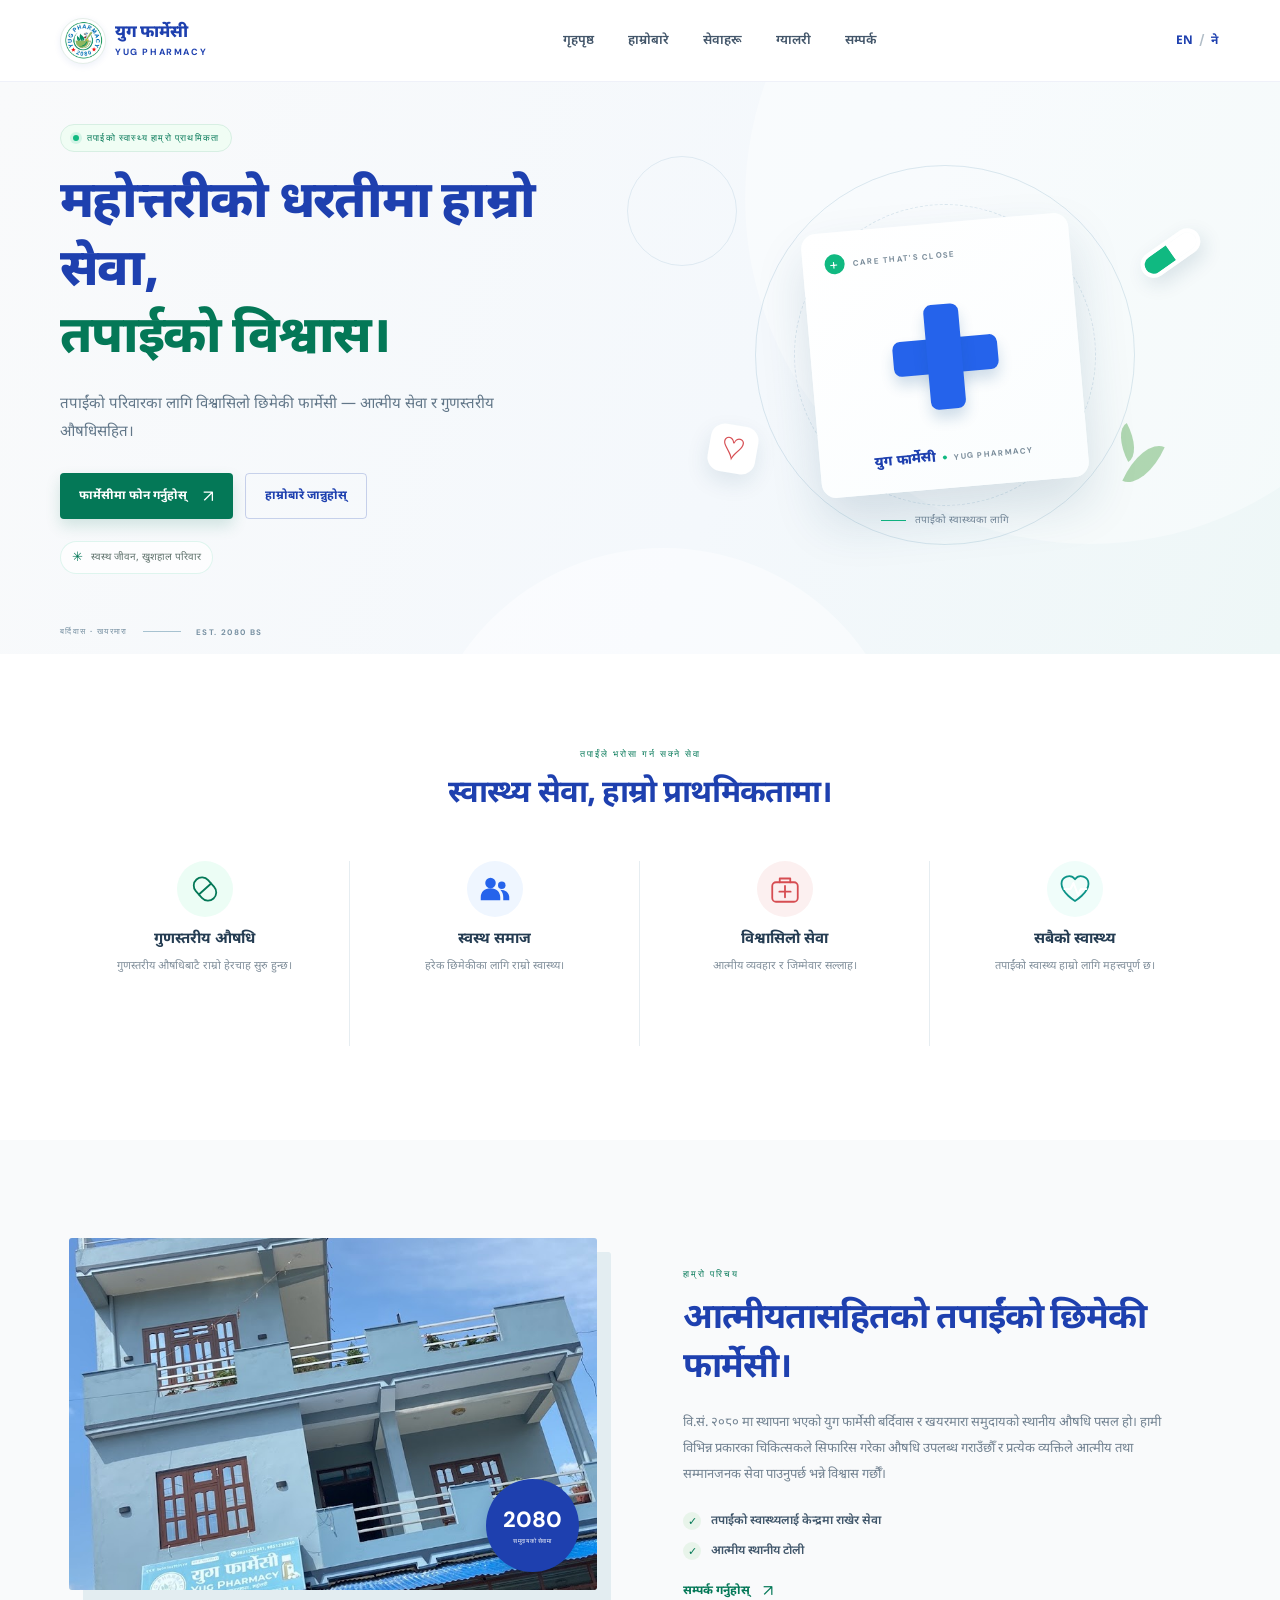
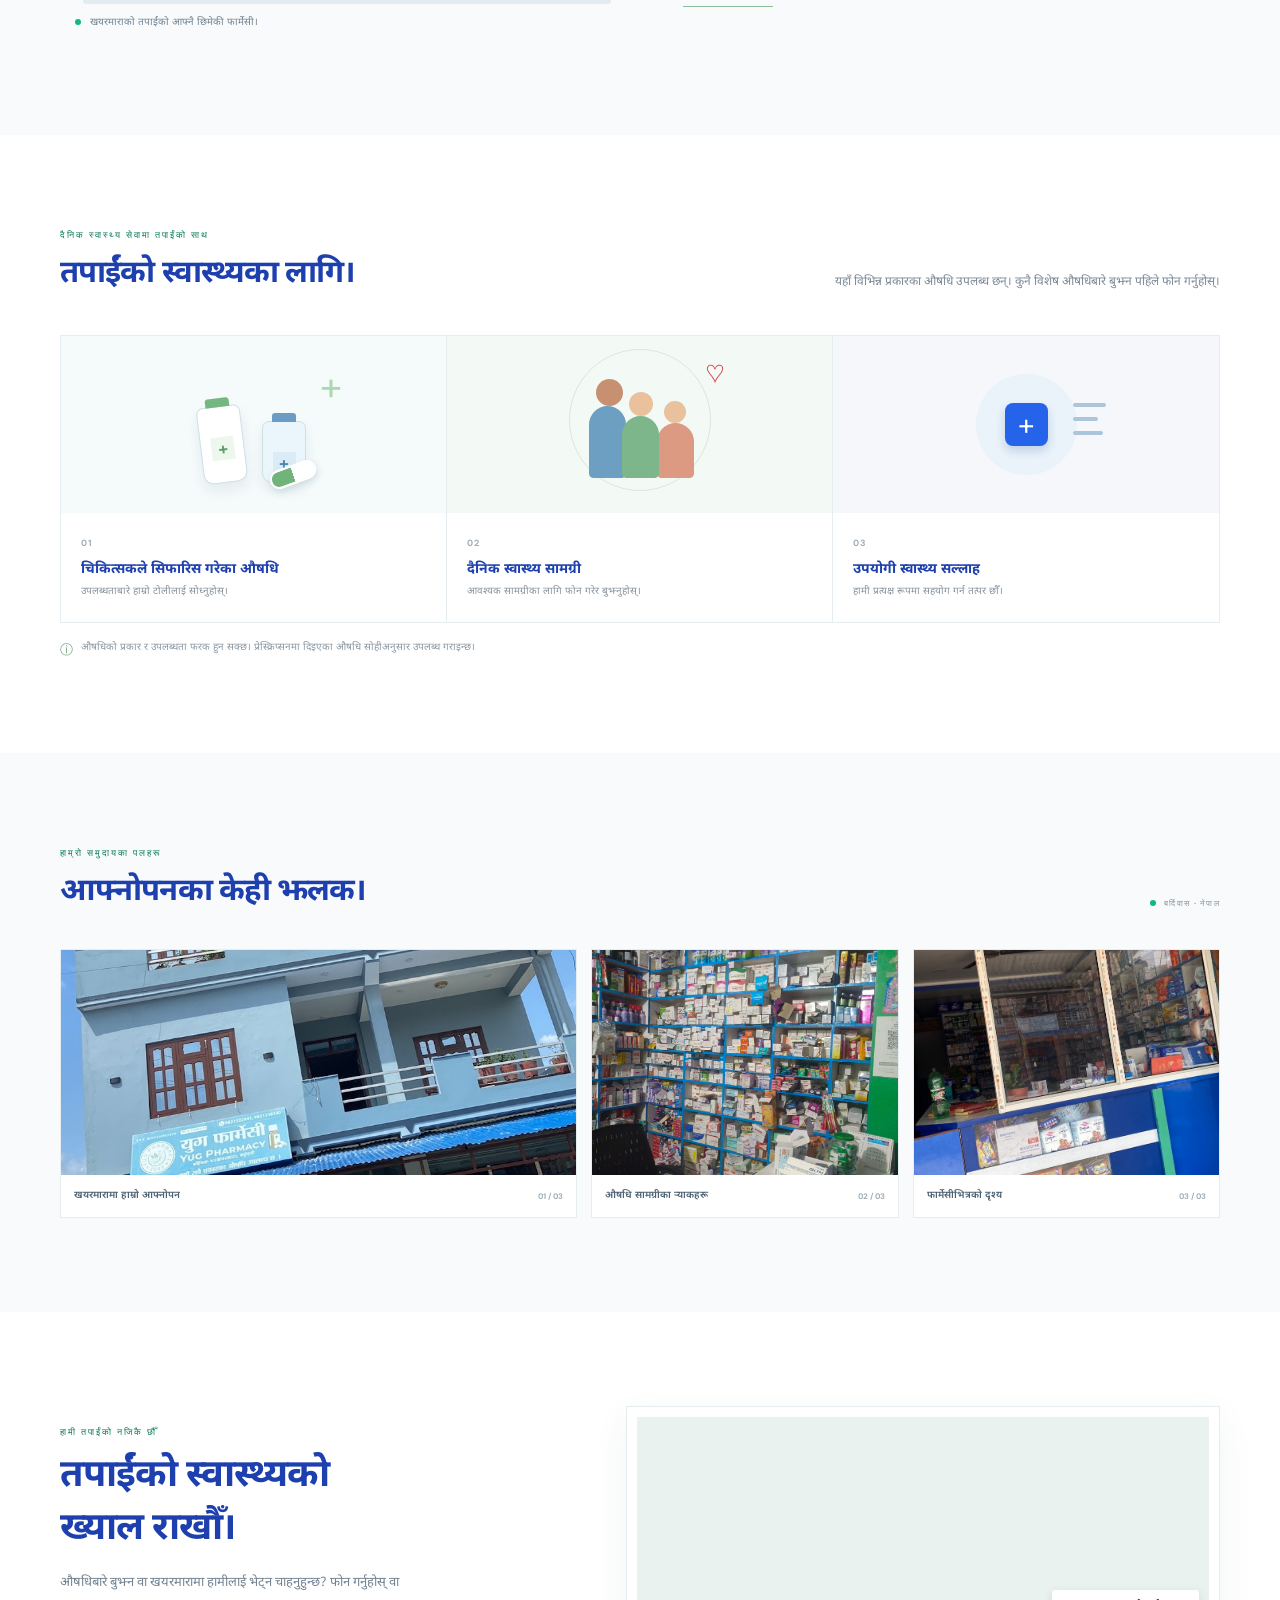
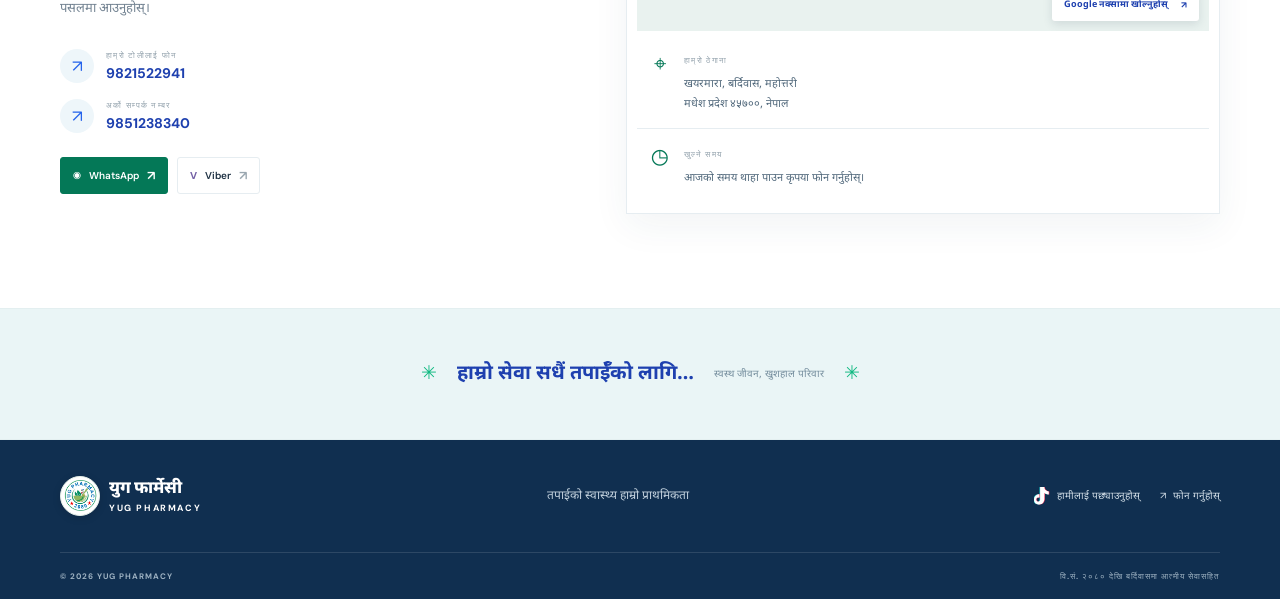
<file: index.html>
<!doctype html>
<html lang="ne">
  <head>
    <meta charset="utf-8">
    <meta name="viewport" content="width=device-width, initial-scale=1">
    <meta name="theme-color" content="#1e40af">
    <meta name="description" content="युग फार्मेसी, खयरमारा, बर्दिवासमा गुणस्तरीय औषधि र आत्मीय सेवा। Yug Pharmacy — trusted local pharmacy in Bardibas, Nepal.">
    <title>युग फार्मेसी | Yug Pharmacy</title>
    <meta name="google-site-verification" content="pOAlTUFi2DDn2F9nr6N5lDNzXYkaN3Ngrz853R2zsDg" />
    <link rel="canonical" href="https://yugpharmacy.nitishsingh0.com.np/">
    <link rel="icon" type="image/svg+xml" href="/favicon.svg">
    <link rel="icon" type="image/jpeg" href="/Logo.jpg">
    <meta property="og:type" content="business.business">
    <meta property="og:site_name" content="युग फार्मेसी | Yug Pharmacy">
    <meta property="og:title" content="युग फार्मेसी | Yug Pharmacy">
    <meta property="og:description" content="युग फार्मेसी, खयरमारा, बर्दिवासमा गुणस्तरीय औषधि र आत्मीय सेवा। Yug Pharmacy — trusted local pharmacy in Bardibas, Nepal.">
    <meta property="og:url" content="https://yugpharmacy.nitishsingh0.com.np/">
    <meta property="og:image" content="https://yugpharmacy.nitishsingh0.com.np/shop%20pic2.jpg">
    <meta property="og:image:alt" content="Medicine and healthcare products at Yug Pharmacy in Bardibas, Nepal">
    <meta property="og:locale" content="ne_NP">
    <meta property="og:locale:alternate" content="en_US">
    <meta name="twitter:card" content="summary_large_image">
    <meta name="twitter:title" content="युग फार्मेसी | Yug Pharmacy">
    <meta name="twitter:description" content="गुणस्तरीय औषधि र आत्मीय सेवा — खयरमारा, बर्दिवास।">
    <meta name="twitter:image" content="https://yugpharmacy.nitishsingh0.com.np/shop%20pic2.jpg">
    <script type="application/ld+json">
      {
        "@context": "https://schema.org",
        "@type": "Pharmacy",
        "name": "युग फार्मेसी | Yug Pharmacy",
        "url": "https://yugpharmacy.nitishsingh0.com.np/",
        "logo": "https://yugpharmacy.nitishsingh0.com.np/Logo.jpg",
        "hasMap": "https://share.google/8q0Bdve8wCTBaWR8K",
        "image": "https://yugpharmacy.nitishsingh0.com.np/shop%20pic3.jpg",
        "telephone": "+9779821522941",
        "contactPoint": {
          "@type": "ContactPoint",
          "telephone": "+9779851238340",
          "contactType": "customer service",
          "availableLanguage": ["Nepali", "English"]
        },
        "address": {
          "@type": "PostalAddress",
          "streetAddress": "Khayarmara",
          "addressLocality": "Bardibas, Mahottari",
          "addressRegion": "Madhesh Province",
          "postalCode": "45700",
          "addressCountry": "NP"
        },
        "sameAs": [
          "https://www.tiktok.com/@yugpharmachy123",
          "https://share.google/8q0Bdve8wCTBaWR8K"
        ]
      }
    </script>
    <link rel="preconnect" href="https://fonts.googleapis.com">
    <link rel="preconnect" href="https://fonts.gstatic.com" crossorigin>
    <link href="https://fonts.googleapis.com/css2?family=DM+Sans:wght@400;500;600;700;800&family=Noto+Sans+Devanagari:wght@400;500;600;700;800&display=swap" rel="stylesheet">
    <link rel="stylesheet" href="styles.css">
    <script src="script.js" defer></script>
  </head>
  <body>
    <a class="skip-link" href="#main" data-en="Skip to content" data-ne="मुख्य सामग्रीमा जानुहोस्">मुख्य सामग्रीमा जानुहोस्</a>
    <header class="site-header">
      <div class="container header-inner">
        <a class="brand" href="#home" aria-label="Yug Pharmacy home">
          <img class="brand-mark" src="Logo.jpg" alt="Yug Pharmacy logo">
          <span class="brand-copy"><strong>युग फार्मेसी</strong><span>YUG PHARMACY</span></span>
        </a>
        <nav class="main-nav" id="main-nav" aria-label="Main navigation">
          <a href="#home" data-en="Home" data-ne="गृहपृष्ठ">गृहपृष्ठ</a>
          <a href="#about" data-en="About" data-ne="हाम्रोबारे">हाम्रोबारे</a>
          <a href="#products" data-en="Services" data-ne="सेवाहरू">सेवाहरू</a>
          <a href="#gallery" data-en="Gallery" data-ne="ग्यालरी">ग्यालरी</a>
          <a href="#contact" data-en="Contact" data-ne="सम्पर्क">सम्पर्क</a>
        </nav>
        <div class="header-actions">
          <button class="language-toggle" type="button" aria-label="Switch to English">EN <span>/</span> ने</button>
          <button class="menu-toggle" type="button" aria-label="Open navigation" aria-expanded="false" aria-controls="main-nav"><span></span><span></span></button>
        </div>
      </div>
    </header>

    <main id="main">
      <section class="hero" id="home">
        <div class="hero-wash"></div>
        <div class="container hero-content">
          <div class="hero-copy">
            <div class="eyebrow"><span class="eyebrow-dot"></span><span data-en="YOUR HEALTH, OUR PRIORITY" data-ne="तपाईको स्वास्थ्य हाम्रो प्राथमिकता">तपाईको स्वास्थ्य हाम्रो प्राथमिकता</span></div>
            <h1 data-en="On Mahottari’s land,<br><em>our service, your trust.</em>" data-ne="महोत्तरीको धरतीमा हाम्रो सेवा,<br><em>तपाईको विश्वास।</em>">महोत्तरीको धरतीमा हाम्रो सेवा,<br><em>तपाईको विश्वास।</em></h1>
            <p class="hero-intro" data-en="A trusted neighbourhood pharmacy, here for your family with care and quality medicines." data-ne="तपाईंको परिवारका लागि विश्वासिलो छिमेकी फार्मेसी — आत्मीय सेवा र गुणस्तरीय औषधिसहित।">तपाईंको परिवारका लागि विश्वासिलो छिमेकी फार्मेसी — आत्मीय सेवा र गुणस्तरीय औषधिसहित।</p>
            <div class="hero-buttons">
              <a class="button button-primary" href="tel:+9779821522941"><span data-en="Call the pharmacy" data-ne="फार्मेसीमा फोन गर्नुहोस्">फार्मेसीमा फोन गर्नुहोस्</span><span class="button-arrow">↗</span></a>
              <a class="button button-outline" href="#about" data-en="Get to know us" data-ne="हाम्रोबारे जान्नुहोस्">हाम्रोबारे जान्नुहोस्</a>
            </div>
            <div class="hero-note"><span class="note-icon">✳</span><span data-en="Healthy life, happy family" data-ne="स्वस्थ जीवन, खुशहाल परिवार">स्वस्थ जीवन, खुशहाल परिवार</span></div>
          </div>
          <div class="hero-art" aria-hidden="true">
            <div class="art-orbit orbit-one"></div><div class="art-orbit orbit-two"></div>
            <div class="art-leaf leaf-one"></div><div class="art-leaf leaf-two"></div>
            <div class="medical-card">
              <div class="medical-card-top"><span class="card-pulse">+</span><span>CARE THAT'S CLOSE</span></div>
              <div class="large-cross"><span></span><span></span></div>
              <div class="medical-card-bottom"><span>युग फार्मेसी</span><span class="card-dot"></span><span>YUG PHARMACY</span></div>
            </div>
            <div class="floating-pill"><span class="pill-green"></span><span class="pill-white"></span></div>
            <div class="floating-heart">♡</div>
            <div class="art-caption"><span class="caption-line"></span><span data-en="Here for your well-being" data-ne="तपाईंको स्वास्थ्यका लागि">तपाईंको स्वास्थ्यका लागि</span></div>
          </div>
        </div>
        <div class="hero-bottom container"><span data-en="BARDIBAS · KHAYARMARA" data-ne="बर्दिवास · खयरमारा">बर्दिवास · खयरमारा</span><span class="bottom-line"></span><span>EST. 2080 BS</span></div>
      </section>

      <section class="highlights section-pad" aria-label="Our values">
        <div class="container">
          <div class="section-heading centered">
            <span class="section-kicker" data-en="CARE YOU CAN COUNT ON" data-ne="तपाईंले भरोसा गर्न सक्ने सेवा">तपाईंले भरोसा गर्न सक्ने सेवा</span>
            <h2 data-en="Wellness, at the heart of it." data-ne="स्वास्थ्य सेवा, हाम्रो प्राथमिकतामा।">स्वास्थ्य सेवा, हाम्रो प्राथमिकतामा।</h2>
          </div>
          <div class="highlight-grid">
            <article class="highlight-card">
              <span class="highlight-icon icon-capsule"><svg viewBox="0 0 48 48" aria-hidden="true"><g transform="rotate(-42 24 24)"><rect x="13" y="7" width="22" height="34" rx="11"/><path d="M13 24h22"/></g></svg></span>
              <h3 data-en="Quality medicine" data-ne="गुणस्तरीय औषधि">गुणस्तरीय औषधि</h3><p data-en="Thoughtful care starts with quality." data-ne="गुणस्तरीय औषधिबाटै राम्रो हेरचाह सुरु हुन्छ।">गुणस्तरीय औषधिबाटै राम्रो हेरचाह सुरु हुन्छ।</p>
            </article>
            <article class="highlight-card">
              <span class="highlight-icon icon-people"><svg viewBox="0 0 48 48" aria-hidden="true"><circle cx="18" cy="16" r="7"/><circle cx="33" cy="19" r="5"/><path d="M5 39v-4c0-7 5-12 13-12s13 5 13 12v4zm26-14c7 0 12 4 12 10v4h-8v-4c0-4-1-7-4-10z"/></svg></span>
              <h3 data-en="A healthier community" data-ne="स्वस्थ समाज">स्वस्थ समाज</h3><p data-en="Better health for every neighbour." data-ne="हरेक छिमेकीका लागि राम्रो स्वास्थ्य।">हरेक छिमेकीका लागि राम्रो स्वास्थ्य।</p>
            </article>
            <article class="highlight-card">
              <span class="highlight-icon icon-kit"><svg viewBox="0 0 48 48" aria-hidden="true"><rect x="7" y="15" width="34" height="26" rx="5"/><path d="M17 15v-5h14v5M24 20v15m-7.5-7.5h15"/></svg></span>
              <h3 data-en="Service you can trust" data-ne="विश्वासिलो सेवा">विश्वासिलो सेवा</h3><p data-en="Friendly guidance, with care." data-ne="आत्मीय व्यवहार र जिम्मेवार सल्लाह।">आत्मीय व्यवहार र जिम्मेवार सल्लाह।</p>
            </article>
            <article class="highlight-card">
              <span class="highlight-icon icon-heart"><svg viewBox="0 0 48 48" aria-hidden="true"><path d="M24 40S6 29 6 17a10 10 0 0 1 18-6 10 10 0 0 1 18 6c0 12-18 23-18 23z"/><path class="pulse" d="M10 24h8l4-8 6 16 4-8h7"/></svg></span>
              <h3 data-en="Health for all" data-ne="सबैको स्वास्थ्य">सबैको स्वास्थ्य</h3><p data-en="Your well-being matters to us." data-ne="तपाईंको स्वास्थ्य हाम्रो लागि महत्त्वपूर्ण छ।">तपाईंको स्वास्थ्य हाम्रो लागि महत्त्वपूर्ण छ।</p>
            </article>
          </div>
        </div>
      </section>

      <section class="about-section section-pad" id="about">
        <div class="container about-layout">
          <div class="about-visual">
            <div class="visual-frame">
              <img class="about-photo" src="shop%20pic3.jpg" alt="Yug Pharmacy storefront in Khayarmara" loading="lazy" decoding="async">
              <div class="since-badge"><strong>2080</strong><span data-en="SERVING OUR COMMUNITY" data-ne="समुदायको सेवामा">समुदायको सेवामा</span></div>
            </div>
            <div class="visual-caption"><span class="caption-dot"></span><span data-en="Your neighbourhood pharmacy in Khayarmara." data-ne="खयरमाराको तपाईंको आफ्नै छिमेकी फार्मेसी।">खयरमाराको तपाईंको आफ्नै छिमेकी फार्मेसी।</span></div>
          </div>
          <div class="about-copy">
            <span class="section-kicker" data-en="A LITTLE ABOUT US" data-ne="हाम्रो परिचय">हाम्रो परिचय</span>
            <h2 data-en="Your neighbourhood pharmacy, with heart." data-ne="आत्मीयतासहितको तपाईंको छिमेकी फार्मेसी।">आत्मीयतासहितको तपाईंको छिमेकी फार्मेसी।</h2>
            <p data-en="Established in 2080 BS, Yug Pharmacy is a local medical store serving Bardibas and the Khayarmara community. We offer a wide range of prescribed medicines and believe every person deserves thoughtful, respectful care." data-ne="वि.सं. २०८० मा स्थापना भएको युग फार्मेसी बर्दिवास र खयरमारा समुदायको स्थानीय औषधि पसल हो। हामी विभिन्न प्रकारका चिकित्सकले सिफारिस गरेका औषधि उपलब्ध गराउँछौँ र प्रत्येक व्यक्तिले आत्मीय तथा सम्मानजनक सेवा पाउनुपर्छ भन्ने विश्वास गर्छौँ।">वि.सं. २०८० मा स्थापना भएको युग फार्मेसी बर्दिवास र खयरमारा समुदायको स्थानीय औषधि पसल हो। हामी विभिन्न प्रकारका चिकित्सकले सिफारिस गरेका औषधि उपलब्ध गराउँछौँ र प्रत्येक व्यक्तिले आत्मीय तथा सम्मानजनक सेवा पाउनुपर्छ भन्ने विश्वास गर्छौँ।</p>
            <div class="about-points">
              <div><span class="checkmark">✓</span><span data-en="Care centred on your well-being" data-ne="तपाईंको स्वास्थ्यलाई केन्द्रमा राखेर सेवा">तपाईंको स्वास्थ्यलाई केन्द्रमा राखेर सेवा</span></div>
              <div><span class="checkmark">✓</span><span data-en="A friendly, local team" data-ne="आत्मीय स्थानीय टोली">आत्मीय स्थानीय टोली</span></div>
            </div>
            <a class="text-link" href="#contact"><span data-en="Come say hello" data-ne="सम्पर्क गर्नुहोस्">सम्पर्क गर्नुहोस्</span><span>↗</span></a>
          </div>
        </div>
      </section>

      <section class="products-section section-pad" id="products">
        <div class="container">
          <div class="products-heading">
            <div><span class="section-kicker" data-en="HERE FOR YOUR EVERYDAY HEALTH" data-ne="दैनिक स्वास्थ्य सेवामा तपाईंको साथ">दैनिक स्वास्थ्य सेवामा तपाईंको साथ</span><h2 data-en="Here for your health." data-ne="तपाईंको स्वास्थ्यका लागि।">तपाईंको स्वास्थ्यका लागि।</h2></div>
            <p data-en="Here you'll find a range of medicines. Call ahead to ask about a specific product." data-ne="यहाँ विभिन्न प्रकारका औषधि उपलब्ध छन्। कुनै विशेष औषधिबारे बुझ्न पहिले फोन गर्नुहोस्।">यहाँ विभिन्न प्रकारका औषधि उपलब्ध छन्। कुनै विशेष औषधिबारे बुझ्न पहिले फोन गर्नुहोस्।</p>
          </div>
          <div class="service-strip">
            <article class="service-card">
              <div class="service-art medicine-art"><span class="bottle bottle-one"></span><span class="bottle bottle-two"></span><span class="mini-pill"></span><span class="art-plus">+</span></div>
              <div class="service-info"><span class="service-number">01</span><h3 data-en="Prescribed medicines" data-ne="चिकित्सकले सिफारिस गरेका औषधि">चिकित्सकले सिफारिस गरेका औषधि</h3><p data-en="Ask our team about availability." data-ne="उपलब्धताबारे हाम्रो टोलीलाई सोध्नुहोस्।">उपलब्धताबारे हाम्रो टोलीलाई सोध्नुहोस्।</p></div>
            </article>
            <article class="service-card">
              <div class="service-art family-art"><span class="family-circle"></span><span class="family-person person-one"></span><span class="family-person person-two"></span><span class="family-person person-three"></span><span class="family-heart">♡</span></div>
              <div class="service-info"><span class="service-number">02</span><h3 data-en="Everyday health" data-ne="दैनिक स्वास्थ्य सामग्री">दैनिक स्वास्थ्य सामग्री</h3><p data-en="Call us to check what you need." data-ne="आवश्यक सामग्रीका लागि फोन गरेर बुझ्नुहोस्।">आवश्यक सामग्रीका लागि फोन गरेर बुझ्नुहोस्।</p></div>
            </article>
            <article class="service-card">
              <div class="service-art advice-art"><span class="advice-circle"></span><span class="advice-cross">+</span><span class="advice-line line-a"></span><span class="advice-line line-b"></span><span class="advice-line line-c"></span></div>
              <div class="service-info"><span class="service-number">03</span><h3 data-en="Helpful guidance" data-ne="उपयोगी स्वास्थ्य सल्लाह">उपयोगी स्वास्थ्य सल्लाह</h3><p data-en="We're happy to help in person." data-ne="हामी प्रत्यक्ष रूपमा सहयोग गर्न तत्पर छौँ।">हामी प्रत्यक्ष रूपमा सहयोग गर्न तत्पर छौँ।</p></div>
            </article>
          </div>
          <p class="availability-note"><span>ⓘ</span><span data-en="Product range and availability may vary. Prescription medicines are dispensed as prescribed." data-ne="औषधिको प्रकार र उपलब्धता फरक हुन सक्छ। प्रेस्क्रिप्सनमा दिइएका औषधि सोहीअनुसार उपलब्ध गराइन्छ।">औषधिको प्रकार र उपलब्धता फरक हुन सक्छ। प्रेस्क्रिप्सनमा दिइएका औषधि सोहीअनुसार उपलब्ध गराइन्छ।</span></p>
        </div>
      </section>

      <section class="gallery-section section-pad" id="gallery">
        <div class="container">
          <div class="gallery-heading"><div><span class="section-kicker" data-en="LIFE IN OUR COMMUNITY" data-ne="हाम्रो समुदायका पलहरू">हाम्रो समुदायका पलहरू</span><h2 data-en="A little local warmth." data-ne="आफ्नोपनका केही झलक।">आफ्नोपनका केही झलक।</h2></div><span class="gallery-tag"><span class="tag-dot"></span><span data-en="BARDIBAS · NEPAL" data-ne="बर्दिवास · नेपाल">बर्दिवास · नेपाल</span></span></div>
          <div class="gallery-grid">
            <div class="gallery-tile gallery-wide">
              <div class="gallery-photo-wrap"><img class="gallery-photo storefront-photo" src="shop%20pic3.jpg" alt="Yug Pharmacy storefront in Khayarmara" loading="lazy" decoding="async"></div>
              <div class="gallery-label"><span data-en="Our home in Khayarmara" data-ne="खयरमारामा हाम्रो आफ्नोपन">खयरमारामा हाम्रो आफ्नोपन</span><span>01 / 03</span></div>
            </div>
            <div class="gallery-tile">
              <div class="gallery-photo-wrap"><img class="gallery-photo" src="shop%20pic2.jpg" alt="Medicine and healthcare products on the pharmacy shelves" loading="lazy" decoding="async"></div>
              <div class="gallery-label"><span data-en="Our medicine shelves" data-ne="औषधि सामग्रीका र्‍याकहरू">औषधि सामग्रीका र्‍याकहरू</span><span>02 / 03</span></div>
            </div>
            <div class="gallery-tile">
              <div class="gallery-photo-wrap"><img class="gallery-photo counter-photo" src="shop%20picture.jpg" alt="The medicine counter inside Yug Pharmacy" loading="lazy" decoding="async"></div>
              <div class="gallery-label"><span data-en="Inside the pharmacy" data-ne="फार्मेसीभित्रको दृश्य">फार्मेसीभित्रको दृश्य</span><span>03 / 03</span></div>
            </div>
          </div>
        </div>
      </section>

      <section class="contact-section section-pad" id="contact">
        <div class="container contact-layout">
          <div class="contact-copy">
            <span class="section-kicker" data-en="WE'RE JUST A CALL AWAY" data-ne="हामी तपाईंको नजिकै छौँ">हामी तपाईंको नजिकै छौँ</span>
            <h2 data-en="Let's take care<br>of your health." data-ne="तपाईंको स्वास्थ्यको<br>ख्याल राखौँ।">तपाईंको स्वास्थ्यको<br>ख्याल राखौँ।</h2>
            <p data-en="Need to ask about a medicine or find us in Khayarmara? Give us a call or stop by." data-ne="औषधिबारे बुझ्न वा खयरमारामा हामीलाई भेट्न चाहनुहुन्छ? फोन गर्नुहोस् वा पसलमा आउनुहोस्।">औषधिबारे बुझ्न वा खयरमारामा हामीलाई भेट्न चाहनुहुन्छ? फोन गर्नुहोस् वा पसलमा आउनुहोस्।</p>
            <div class="contact-phones">
              <a href="tel:+9779821522941"><span class="phone-icon">↗</span><span><small data-en="CALL OUR TEAM" data-ne="हाम्रो टोलीलाई फोन">हाम्रो टोलीलाई फोन</small><strong>9821522941</strong></span></a>
              <a href="tel:+9779851238340"><span class="phone-icon">↗</span><span><small data-en="ALSO REACH US ON" data-ne="अर्को सम्पर्क नम्बर">अर्को सम्पर्क नम्बर</small><strong>9851238340</strong></span></a>
            </div>
            <div class="messaging-links">
              <a class="message-link whatsapp" href="https://wa.me/9779821522941" target="_blank" rel="noopener noreferrer"><span class="message-symbol">◉</span><span>WhatsApp</span><span class="message-arrow">↗</span></a>
              <a class="message-link viber" href="viber://chat?number=%2B9779821522941"><span class="message-symbol">V</span><span>Viber</span><span class="message-arrow">↗</span></a>
            </div>
          </div>
          <div class="contact-card">
            <div class="map-card">
              <iframe title="Map of Yug Pharmacy in Bardibas" src="https://maps.google.com/maps?q=Yug%20Pharmacy%2C%20Khayarmara%2C%20Bardibas%2C%20Nepal&t=&z=15&ie=UTF8&iwloc=&output=embed" loading="lazy" referrerpolicy="no-referrer-when-downgrade"></iframe>
              <a class="map-open" href="https://share.google/8q0Bdve8wCTBaWR8K" target="_blank" rel="noopener noreferrer"><span data-en="Open in Google Maps" data-ne="Google नक्सामा खोल्नुहोस्">Google नक्सामा खोल्नुहोस्</span><span>↗</span></a>
            </div>
            <div class="address-block"><span class="address-pin">⌖</span><div><small data-en="FIND US" data-ne="हाम्रो ठेगाना">हाम्रो ठेगाना</small><p data-en="Khayarmara, Bardibas, Mahottari<br>Madhesh Province 45700, Nepal" data-ne="खयरमारा, बर्दिवास, महोत्तरी<br>मधेश प्रदेश ४५७००, नेपाल">खयरमारा, बर्दिवास, महोत्तरी<br>मधेश प्रदेश ४५७००, नेपाल</p></div></div>
            <div class="hours-block"><span class="hours-icon">◷</span><div><small data-en="OPENING HOURS" data-ne="खुल्ने समय">खुल्ने समय</small><p data-en="Please call to confirm today's hours." data-ne="आजको समय थाहा पाउन कृपया फोन गर्नुहोस्।">आजको समय थाहा पाउन कृपया फोन गर्नुहोस्।</p></div></div>
          </div>
        </div>
      </section>

      <section class="closing-banner">
        <div class="container closing-inner"><span class="closing-flower">✳</span><p data-en="Our service is always for you…" data-ne="हाम्रो सेवा सधैं तपाईँको लागि…">हाम्रो सेवा सधैं तपाईँको लागि…</p><span class="closing-sub" data-en="स्वस्थ जीवन, खुशहाल परिवार" data-ne="स्वस्थ जीवन, खुशहाल परिवार">स्वस्थ जीवन, खुशहाल परिवार</span><span class="closing-flower">✳</span></div>
      </section>
    </main>

    <nav class="mobile-action-bar" aria-label="Quick actions">
      <a class="mobile-action-call" href="tel:+9779821522941">
        <svg viewBox="0 0 24 24" aria-hidden="true"><path d="M6.6 10.8a15.1 15.1 0 0 0 6.6 6.6l2.2-2.2a1 1 0 0 1 1-.24 11.4 11.4 0 0 0 3.58.57 1 1 0 0 1 1 1V20a1 1 0 0 1-1 1A17 17 0 0 1 3 4a1 1 0 0 1 1-1h3.5a1 1 0 0 1 1 1 11.4 11.4 0 0 0 .57 3.58 1 1 0 0 1-.25 1.02z"/></svg>
        <span data-en="Call" data-ne="फोन">फोन</span>
      </a>
      <a class="mobile-action-whatsapp" href="https://wa.me/9779821522941" target="_blank" rel="noopener noreferrer">
        <svg viewBox="0 0 24 24" aria-hidden="true"><path d="M20.1 3.9A11.4 11.4 0 0 0 2.2 17.6L.7 23.2l5.8-1.5a11.4 11.4 0 0 0 13.6-17.8ZM12 21a9.4 9.4 0 0 1-4.8-1.3l-.4-.2-3.4.9.9-3.3-.2-.4A9.4 9.4 0 1 1 12 21Z"/><path d="M17.2 14.2c-.3-.2-1.7-.8-1.9-.9-.3-.1-.5-.2-.7.2-.2.3-.7.9-.9 1.1-.2.2-.3.2-.6.1-.3-.2-1.2-.4-2.3-1.4-.9-.8-1.4-1.7-1.6-2-.2-.3 0-.4.1-.6l.5-.6c.2-.2.2-.3.3-.5.1-.2 0-.4 0-.5-.1-.2-.7-1.6-.9-2.1-.2-.5-.5-.4-.7-.4h-.6c-.2 0-.5.1-.8.4-.3.3-1 1-1 2.4s1 2.7 1.1 2.9c.1.2 2 3.1 4.8 4.3.7.3 1.2.5 1.6.6.7.2 1.3.2 1.8.1.6-.1 1.7-.7 1.9-1.3.2-.6.2-1.1.2-1.3-.1-.1-.3-.2-.6-.4Z"/></svg>
        <span data-en="WhatsApp" data-ne="ह्वाट्सएप">ह्वाट्सएप</span>
      </a>
    </nav>

    <footer class="site-footer">
      <div class="container footer-main">
        <a class="brand footer-brand" href="#home">
          <img class="brand-mark" src="Logo.jpg" alt="">
          <span class="brand-copy"><strong>युग फार्मेसी</strong><span>YUG PHARMACY</span></span>
        </a>
        <p class="footer-tagline" data-en="Your health, our priority." data-ne="तपाईको स्वास्थ्य हाम्रो प्राथमिकता">तपाईको स्वास्थ्य हाम्रो प्राथमिकता</p>
        <div class="footer-social"><a href="https://www.tiktok.com/@yugpharmachy123" target="_blank" rel="noopener noreferrer" aria-label="Yug Pharmacy on TikTok"><svg class="tiktok-icon" viewBox="0 0 27 32" aria-hidden="true"><path class="tiktok-shadow-cyan" d="M12.525.023h4.875c.099 1.91.79 3.833 2.188 5.188 1.39 1.399 3.39 2.044 5.337 2.261v5.007c-1.824-.06-3.653-.44-5.314-1.224-.723-.325-1.399-.738-2.062-1.17-.006 3.563.014 7.125-.024 10.683-.095 1.71-.659 3.4-1.647 4.803-1.59 2.313-4.347 3.823-7.16 3.87-1.73.099-3.457-.37-4.935-1.27C1.335 27.197-.604 23.27.17 19.633c.58-3.75 3.8-6.88 7.574-7.333.473-.06.95-.078 1.426-.06.044 1.833.01 3.667.023 5.5-1.227-.397-2.666-.286-3.74.454-.78.505-1.372 1.3-1.56 2.22-.43 1.54.50 3.34 1.96 4.02 1.68.82 3.93-.14 4.36-1.99.147-.52.18-1.06.17-1.6.01-6.94-.006-13.88.008-20.82Z" transform="translate(-1 0)" fill="#25f4ee"/><path class="tiktok-shadow-red" d="M12.525.023h4.875c.099 1.91.79 3.833 2.188 5.188 1.39 1.399 3.39 2.044 5.337 2.261v5.007c-1.824-.06-3.653-.44-5.314-1.224-.723-.325-1.399-.738-2.062-1.17-.006 3.563.014 7.125-.024 10.683-.095 1.71-.659 3.4-1.647 4.803-1.59 2.313-4.347 3.823-7.16 3.87-1.73.099-3.457-.37-4.935-1.27C1.335 27.197-.604 23.27.17 19.633c.58-3.75 3.8-6.88 7.574-7.333.473-.06.95-.078 1.426-.06.044 1.833.01 3.667.023 5.5-1.227-.397-2.666-.286-3.74.454-.78.505-1.372 1.3-1.56 2.22-.43 1.54.50 3.34 1.96 4.02 1.68.82 3.93-.14 4.36-1.99.147-.52.18-1.06.17-1.6.01-6.94-.006-13.88.008-20.82Z" transform="translate(1 0)" fill="#fe2c55"/><path d="M12.525.023h4.875c.099 1.91.79 3.833 2.188 5.188 1.39 1.399 3.39 2.044 5.337 2.261v5.007c-1.824-.06-3.653-.44-5.314-1.224-.723-.325-1.399-.738-2.062-1.17-.006 3.563.014 7.125-.024 10.683-.095 1.71-.659 3.4-1.647 4.803-1.59 2.313-4.347 3.823-7.16 3.87-1.73.099-3.457-.37-4.935-1.27C1.335 27.197-.604 23.27.17 19.633c.58-3.75 3.8-6.88 7.574-7.333.473-.06.95-.078 1.426-.06.044 1.833.01 3.667.023 5.5-1.227-.397-2.666-.286-3.74.454-.78.505-1.372 1.3-1.56 2.22-.43 1.54.50 3.34 1.96 4.02 1.68.82 3.93-.14 4.36-1.99.147-.52.18-1.06.17-1.6.01-6.94-.006-13.88.008-20.82Z" fill="currentColor"/></svg><span data-en="Follow along" data-ne="हामीलाई पछ्याउनुहोस्">हामीलाई पछ्याउनुहोस्</span></a><a href="tel:+9779821522941" aria-label="Call Yug Pharmacy">↗ <span data-en="Give us a call" data-ne="फोन गर्नुहोस्">फोन गर्नुहोस्</span></a></div>
      </div>
      <div class="container footer-bottom"><span>© <span id="current-year">2026</span> YUG PHARMACY</span><span data-en="Serving Bardibas with care since 2080 BS" data-ne="वि.सं. २०८० देखि बर्दिवासमा आत्मीय सेवासहित">वि.सं. २०८० देखि बर्दिवासमा आत्मीय सेवासहित</span></div>
    </footer>
  </body>
</html>
</file>
<file: styles.css>
:root {
  --navy: #1e40af;
  --blue: #2563eb;
  --blue-light: #eff6ff;
  --teal: #0d9488;
  --green: #10b981;
  --green-dark: #047857;
  --green-hover: #065f46;
  --red: #d64d52;
  --ink: #1e3143;
  --muted: #718091;
  --paper: #fff;
  --soft: #f9fafb;
  --line: #e6edf1;
  --sans: "DM Sans", sans-serif;
  --devanagari: "Noto Sans Devanagari", sans-serif;
  font-family: var(--devanagari), var(--sans);
  color: var(--ink);
  font-synthesis: none;
  text-rendering: optimizeLegibility;
  scroll-behavior: smooth;
}

* { box-sizing: border-box; }
body { margin: 0; min-width: 320px; background: var(--paper); }
button, a { font: inherit; }
a { color: inherit; text-decoration: none; }
button { color: inherit; }
.container { width: min(1160px, calc(100% - 64px)); margin-inline: auto; }
.skip-link { position: absolute; top: -50px; left: 20px; z-index: 20; padding: 12px 18px; background: var(--navy); color: white; border-radius: 6px; }
.skip-link:focus { top: 12px; }

.site-header { height: 82px; background: #fff; position: relative; z-index: 5; border-bottom: 1px solid rgba(30,64,175,.07); }
.header-inner, .brand, .main-nav, .header-actions { display: flex; align-items: center; }
.header-inner { height: 100%; justify-content: space-between; }
.brand { gap: 9px; flex: 0 0 auto; }
.brand-mark { width: 46px; height: 46px; object-fit: cover; border: 1px solid #e4eee8; border-radius: 50%; background: #fff; padding: 2px; box-shadow: 0 2px 7px rgba(30,64,175,.08); }
.brand-copy { display: grid; line-height: 1.18; color: var(--navy); }
.brand-copy strong { font-size: 17px; font-weight: 800; letter-spacing: -.3px; }
.brand-copy > span { font: 700 9px var(--sans); letter-spacing: 1.6px; margin-top: 3px; }
.main-nav { gap: 34px; margin-left: 58px; }
.main-nav a { font-size: 13px; font-weight: 600; color: #43566a; transition: color .2s; }
.main-nav a:hover { color: var(--green-dark); }
.header-actions { gap: 19px; }
.language-toggle { border: 0; background: transparent; cursor: pointer; color: var(--navy); font-size: 12px; font-weight: 700; padding: 8px 2px; }
.language-toggle span { color: #b1bdc7; margin: 0 3px; }
.button-primary:hover { background: var(--green-hover); transform: translateY(-2px); }
.menu-toggle { display: none; width: 40px; height: 40px; border: 0; background: transparent; padding: 8px; cursor: pointer; }
.menu-toggle span { display: block; height: 2px; width: 22px; background: var(--navy); margin: 5px auto; }

.hero { min-height: 572px; position: relative; overflow: hidden; background: linear-gradient(111deg,#f9fafb 0%,#f4f8fc 58%,#eef7f7 100%); }
.hero::before { content: ""; position: absolute; width: 690px; height: 690px; right: -155px; top: -228px; border-radius: 50%; background: rgba(255,255,255,.35); }
.hero::after { content: ""; position: absolute; width: 490px; height: 490px; right: 29%; bottom: -384px; border-radius: 50%; background: rgba(255,255,255,.43); }
.hero-wash { position: absolute; width: 110px; height: 110px; top: 74px; left: 49%; border: 1px solid rgba(60,125,166,.12); border-radius: 50%; }
.hero-content { position: relative; min-height: 520px; display: grid; grid-template-columns: 1.05fr .95fr; align-items: center; z-index: 1; }
.hero-copy { padding: 42px 0 55px; max-width: 580px; }
.eyebrow, .section-kicker { font: 700 10px var(--sans); letter-spacing: 2.2px; color: var(--green-dark); }
.eyebrow { display: inline-flex; align-items: center; gap: 8px; margin-bottom: 19px; padding: 7px 12px; border: 1px solid #d7efe3; border-radius: 999px; background: #f0fdf4; color: var(--green-dark); font-size: 9px; letter-spacing: 1.2px; }
.eyebrow-dot { width: 6px; height: 6px; flex: 0 0 auto; background: var(--green); border-radius: 50%; box-shadow: 0 0 0 3px rgba(16,185,129,.13); }
.hero h1 { font-size: clamp(37px,4vw,52px); letter-spacing: -1.7px; line-height: 1.32; color: var(--navy); margin: 0; font-weight: 800; }
.hero h1 em { color: var(--green-dark); font-style: normal; }
.hero-intro { color: #627789; max-width: 435px; font-size: 15px; line-height: 1.9; margin: 17px 0 25px; }
.hero-buttons { display: flex; gap: 12px; align-items: center; }
.button { min-height: 46px; display: inline-flex; justify-content: center; align-items: center; gap: 16px; padding: 0 19px; border-radius: 4px; font-size: 12px; font-weight: 700; transition: .2s; }
.button-primary { color: #fff; background: var(--green-dark); box-shadow: 0 7px 15px rgba(4,120,87,.16); }
.button-arrow { font: 17px var(--sans); }
.button-outline { color: var(--navy); border: 1px solid rgba(30,64,175,.22); }
.button-outline:hover { background: white; border-color: white; }
.hero-note { display: inline-flex; align-items: center; gap: 8px; color: #60736d; font-size: 10px; margin-top: 22px; padding: 7px 11px; background: rgba(255,255,255,.7); border: 1px solid rgba(16,185,129,.13); border-radius: 999px; }
.note-icon { color: var(--green-dark); font-size: 13px; }
.hero-art { position: relative; height: 395px; display: flex; align-items: center; justify-content: center; }
.art-orbit { position: absolute; border: 1px solid rgba(33,106,149,.14); border-radius: 50%; }
.orbit-one { width: 380px; height: 380px; }
.orbit-two { width: 302px; height: 302px; border-style: dashed; }
.medical-card { position: relative; z-index: 1; width: 268px; height: 265px; border-radius: 15px; background: linear-gradient(145deg,#fff 0%,#fafdfe 100%); box-shadow: 0 25px 50px rgba(27,74,105,.15); transform: rotate(-5deg); padding: 22px; display: flex; flex-direction: column; justify-content: space-between; }
.medical-card-top, .medical-card-bottom { display: flex; align-items: center; color: #7b8d9b; font: 700 8px var(--sans); letter-spacing: 1.3px; }
.card-pulse { color: white; background: var(--green); border-radius: 50%; width: 20px; height: 20px; display: grid; place-items: center; font: 15px var(--sans); margin-right: 8px; }
.large-cross { width: 105px; height: 105px; position: relative; align-self: center; }
.large-cross span { position: absolute; background: var(--blue); border-radius: 8px; box-shadow: 0 9px 14px rgba(21,87,146,.19); }
.large-cross span:first-child { width: 100%; height: 33%; top: 33%; }
.large-cross span:last-child { height: 100%; width: 33%; left: 33%; }
.medical-card-bottom { gap: 7px; justify-content: center; }
.medical-card-bottom > span:first-child { font: 800 14px var(--devanagari); color: var(--navy); letter-spacing: 0; }
.card-dot { width: 4px; height: 4px; background: var(--green); border-radius: 50%; }
.floating-pill { display: flex; position: absolute; top: 82px; right: 16px; width: 67px; height: 26px; border: 4px solid white; border-radius: 20px; overflow: hidden; transform: rotate(-35deg); box-shadow: 0 8px 19px rgba(24,72,100,.13); }
.pill-green { background: var(--green); width: 50%; }
.pill-white { background: #fff; width: 50%; }
.floating-heart { position: absolute; bottom: 80px; left: 40px; width: 48px; height: 48px; display: grid; place-items: center; border-radius: 14px; background: white; box-shadow: 0 9px 22px rgba(24,72,100,.1); color: var(--red); font: 32px var(--sans); transform: rotate(10deg); }
.art-leaf { position: absolute; background: #75ba76; border-radius: 100% 0 100% 0; opacity: .55; transform: rotate(24deg); }
.leaf-one { width: 25px; height: 48px; bottom: 65px; right: 64px; }
.leaf-two { width: 17px; height: 35px; bottom: 93px; right: 84px; transform: rotate(-28deg); }
.art-caption { position: absolute; bottom: 26px; left: 50%; transform: translateX(-50%); display: flex; align-items: center; gap: 9px; white-space: nowrap; font-size: 10px; color: #758798; }
.caption-line { display: inline-block; width: 25px; height: 1px; background: var(--green); }
.hero-bottom { display: flex; align-items: center; gap: 15px; position: absolute; z-index: 2; bottom: 17px; left: 50%; transform: translateX(-50%); font: 700 8px var(--sans); letter-spacing: 1.4px; color: #7790a2; }
.bottom-line { height: 1px; width: 38px; background: #a7c2d0; }

.section-pad { padding: 94px 0; }
.centered { text-align: center; }
.section-kicker { display: block; font-size: 9px; letter-spacing: 2px; }
.section-heading h2, .products-heading h2, .gallery-heading h2 { margin: 13px 0 0; color: var(--navy); font-size: 31px; letter-spacing: -.9px; line-height: 1.45; }
.highlight-grid { margin-top: 43px; display: grid; grid-template-columns: repeat(4,1fr); }
.highlight-card { min-height: 185px; text-align: center; padding: 0 21px; border-right: 1px solid var(--line); transition: transform .2s; }
.highlight-card:hover { transform: translateY(-3px); }
.highlight-card:last-child { border: 0; }
.highlight-icon { display: inline-flex; width: 56px; height: 56px; align-items: center; justify-content: center; border-radius: 50%; margin-bottom: 13px; transition: box-shadow .2s; }
.highlight-card:hover .highlight-icon { box-shadow: 0 5px 15px rgba(45,93,79,.12); }
.highlight-icon svg { width: 36px; height: 36px; fill: none; stroke: currentColor; stroke-width: 2.4; stroke-linecap: round; stroke-linejoin: round; }
.icon-capsule { color: var(--green-dark); background: #ecfdf5; }.icon-people { color: var(--blue); background: #eff6ff; }.icon-kit { color: var(--red); background: #fcf0f0; }.icon-heart { color: var(--teal); background: #f0fdfa; }
.icon-people svg { fill: currentColor; stroke: none; }.icon-kit svg { fill: none; }.icon-heart svg { fill: none; }.icon-heart .pulse { stroke: #fff; stroke-width: 2.7; }
.highlight-card h3 { margin: 0; color: #243c52; font-size: 15px; font-weight: 700; }
.highlight-card p { color: #82909c; font-size: 11px; line-height: 1.7; margin: 8px 0 0; }

.about-section { background: var(--soft); }
.about-layout { display: grid; grid-template-columns: 1fr 1fr; gap: 86px; align-items: center; }
.about-visual { padding: 4px 0 12px 9px; }
.visual-frame { height: 352px; border-radius: 3px; overflow: hidden; position: relative; background: #e9f2ef; box-shadow: 14px 14px 0 #e3edf1; }
.about-photo { width: 100%; height: 100%; display: block; object-fit: cover; object-position: center 55%; }
.since-badge { position: absolute; z-index: 2; right: 18px; bottom: 18px; width: 93px; height: 93px; border-radius: 50%; background: var(--navy); color: white; display: flex; flex-direction: column; justify-content: center; align-items: center; box-shadow: 0 7px 16px rgba(16,59,112,.2); }
.since-badge strong { font: 800 22px var(--sans); }.since-badge span { max-width: 64px; text-align: center; font: 700 6px var(--sans); letter-spacing: .6px; line-height: 1.5; margin-top: 3px; }
.visual-caption { margin: 26px 0 0 6px; display: flex; align-items: center; gap: 9px; color: #728391; font-size: 10px; }
.caption-dot { background: var(--green); width: 6px; height: 6px; border-radius: 50%; }
.about-copy { padding: 7px 0; }
.about-copy h2, .contact-copy h2 { font-size: 35px; line-height: 1.4; letter-spacing: -1.1px; color: var(--navy); margin: 15px 0 17px; }
.about-copy > p, .contact-copy > p { max-width: 505px; color: #738392; font-size: 13px; line-height: 2; margin: 0; }
.about-points { display: grid; gap: 12px; margin: 24px 0 20px; color: #40566a; font-size: 12px; font-weight: 600; }
.about-points > div { display: flex; align-items: center; gap: 10px; }
.checkmark { width: 18px; height: 18px; display: grid; place-items: center; border-radius: 50%; color: var(--green-dark); background: #e8f4ea; font: 700 11px var(--sans); }
.text-link { display: inline-flex; align-items: center; gap: 13px; color: var(--green-dark); font-size: 12px; font-weight: 700; padding-bottom: 5px; border-bottom: 1px solid #8fbd98; }
.text-link span:last-child { font: 16px var(--sans); transition: transform .2s; }.text-link:hover span:last-child { transform: translate(2px,-2px); }

.products-section { background: #fff; }
.products-heading { display: flex; align-items: end; justify-content: space-between; gap: 30px; }
.products-heading h2 { margin-top: 12px; }.products-heading > p { max-width: 390px; color: #7c8996; line-height: 1.8; font-size: 12px; margin: 0 0 4px; }
.service-strip { display: grid; grid-template-columns: repeat(3,1fr); border: 1px solid var(--line); margin-top: 37px; }
.service-card { min-width: 0; border-right: 1px solid var(--line); }.service-card:last-child { border: 0; }
.service-art { height: 177px; overflow: hidden; position: relative; display: grid; place-items: center; background: #f5fafb; }
.service-card:nth-child(2) .service-art { background: #f3f9f5; }.service-card:nth-child(3) .service-art { background: #f5f7fb; }
.bottle { position: absolute; bottom: 30px; width: 44px; height: 77px; border-radius: 7px 7px 10px 10px; background: white; border: 1px solid #cde0e4; box-shadow: 0 7px 13px rgba(27,80,92,.08); }
.bottle::before { content: ""; position: absolute; width: 24px; height: 9px; top: -9px; left: 9px; border-radius: 3px 3px 0 0; background: #76b781; }
.bottle::after { content: "+"; display: grid; place-items: center; position: absolute; top: 30px; left: 10px; width: 23px; height: 23px; background: #edf7ed; color: #5ca16b; font: 700 17px var(--sans); }
.bottle-one { left: calc(50% - 54px); transform: rotate(-7deg); }.bottle-two { left: calc(50% + 8px); height: 62px; background: #eaf5fc; }.bottle-two::before { background: #6b9cc3; }.bottle-two::after { background: #dcecf6; color: #4782b4; }
.mini-pill { position: absolute; width: 48px; height: 19px; border-radius: 12px; background: linear-gradient(90deg,#70b47b 50%,#fff 50%); border: 2px solid white; box-shadow: 0 3px 7px #ccdadd; bottom: 29px; right: calc(50% - 63px); transform: rotate(-20deg); }
.art-plus { position: absolute; color: #add7b0; font: 40px var(--sans); top: 24px; right: 27%; }
.family-circle { width: 142px; height: 142px; border: 1px solid #d9e8db; border-radius: 50%; position: absolute; top: 13px; }
.family-person { position: absolute; bottom: 35px; width: 37px; height: 62px; border-radius: 20px 20px 5px 5px; background: #7db68a; }
.family-person::before { content: ""; position: absolute; top: -24px; left: 7px; width: 24px; height: 24px; border-radius: 50%; background: #e9c19c; }
.person-one { left: calc(50% - 51px); height: 72px; background: #6d9fc3; }.person-one::before { width: 27px; height: 27px; top: -27px; background: #c79070; }
.person-two { left: calc(50% - 18px); z-index: 1; }.person-three { left: calc(50% + 17px); height: 55px; background: #dd9a83; }.person-three::before { width: 22px; height: 22px; top: -22px; }
.family-heart { position: absolute; top: 21px; right: 28%; color: var(--red); font: 26px var(--sans); }
.advice-circle { position: absolute; width: 101px; height: 101px; border-radius: 50%; background: #eaf2fa; }
.advice-cross { z-index: 1; position: absolute; color: white; background: var(--blue); border-radius: 8px; width: 43px; height: 43px; display: grid; place-items: center; font: 30px var(--sans); box-shadow: 0 5px 10px rgba(21,87,146,.2); }
.advice-line { position: absolute; left: calc(50% + 47px); height: 4px; background: #abc6da; border-radius: 4px; width: 33px; }.line-a { top: 67px; }.line-b { top: 81px; width: 25px; }.line-c { top: 95px; width: 30px; }
.service-info { padding: 19px 20px 22px; position: relative; }.service-number { color: #9eacb8; font: 700 9px var(--sans); letter-spacing: 1px; }
.service-info h3 { color: var(--navy); font-size: 14px; margin: 7px 0 5px; }.service-info p { font-size: 10px; color: #87939d; margin: 0; line-height: 1.6; }
.availability-note { display: flex; gap: 8px; color: #8b98a3; font-size: 10px; margin: 18px 0 0; }.availability-note span:first-child { font: 13px var(--sans); color: #6da47b; }

.gallery-section { background: #f9fafb; }
.gallery-heading { display: flex; align-items: end; justify-content: space-between; }
.gallery-heading h2 { margin-top: 12px; }.gallery-tag { display: flex; gap: 8px; align-items: center; color: #8493a0; font: 700 8px var(--sans); letter-spacing: 1.3px; padding-bottom: 7px; }
.tag-dot { width: 6px; height: 6px; background: var(--green); border-radius: 50%; }
.gallery-grid { display: grid; grid-template-columns: 1.38fr .82fr .82fr; gap: 14px; margin-top: 33px; }
.gallery-tile { min-width: 0; background: white; border: 1px solid #e6edf0; }.gallery-photo-wrap { height: 225px; overflow: hidden; background: #e9f2ef; }
.gallery-photo { width: 100%; height: 100%; display: block; object-fit: cover; object-position: center; transition: transform .35s ease; }
.gallery-tile:hover .gallery-photo { transform: scale(1.035); }
.storefront-photo { object-position: center 70%; }
.counter-photo { object-position: center 53%; }
.gallery-label { height: 42px; padding: 0 13px; display: flex; align-items: center; justify-content: space-between; font-size: 10px; font-weight: 600; color: #4e6273; }
.gallery-label span:last-child { color: #a1adb6; font: 700 8px var(--sans); }

.contact-section { background: white; }
.contact-layout { display: grid; grid-template-columns: .9fr 1.1fr; gap: 80px; align-items: center; }
.contact-copy h2 { font-size: 38px; margin: 13px 0; }.contact-copy > p { max-width: 370px; }
.contact-phones { display: grid; gap: 16px; margin-top: 27px; }
.contact-phones a { display: flex; align-items: center; gap: 12px; }
.phone-icon { width: 34px; height: 34px; border-radius: 50%; background: #eef6fa; display: grid; place-items: center; color: var(--blue); font: 17px var(--sans); }
.contact-phones a > span:last-child { display: grid; gap: 3px; }.contact-phones small, .address-block small, .hours-block small { font: 700 8px var(--sans); letter-spacing: 1.3px; color: #91a0ab; }.contact-phones strong { font: 700 14px var(--sans); color: var(--navy); }
.messaging-links { display: flex; gap: 9px; margin-top: 24px; }.message-link { display: flex; align-items: center; gap: 8px; padding: 9px 12px; border-radius: 3px; font: 600 10px var(--sans); border: 1px solid var(--line); }.message-link:hover { background: var(--soft); }.message-symbol { font-weight: 800; color: var(--green-dark); }.viber .message-symbol { color: #7360a5; }.message-arrow { font-size: 13px; color: #9aa7b0; }.message-link.whatsapp { color: white; background: var(--green-dark); border-color: var(--green-dark); }.message-link.whatsapp:hover { background: var(--green-hover); border-color: var(--green-hover); }.message-link.whatsapp .message-symbol, .message-link.whatsapp .message-arrow { color: white; }
.contact-card { padding: 10px; border: 1px solid var(--line); box-shadow: 0 12px 35px rgba(34,68,92,.06); }
.map-card { position: relative; height: 214px; background: #e9f2ef; overflow: hidden; }.map-card iframe { display: block; width: 100%; height: 100%; border: 0; filter: saturate(.72); }
.map-open { position: absolute; right: 10px; bottom: 10px; display: flex; align-items: center; gap: 13px; background: white; border-radius: 3px; box-shadow: 0 3px 10px #243c5222; color: var(--navy); font-size: 9px; font-weight: 700; padding: 9px 12px; }
.address-block, .hours-block { display: flex; gap: 13px; padding: 18px 12px 14px; }.hours-block { border-top: 1px solid var(--line); padding-top: 14px; }
.address-pin, .hours-icon { color: var(--green-dark); font: 22px var(--sans); width: 22px; text-align: center; }.address-block p, .hours-block p { color: #536a7d; font-size: 11px; line-height: 1.8; margin: 5px 0 0; }

.closing-banner { background: #eaf5f6; border-top: 1px solid #e3eff0; border-bottom: 1px solid #e3eff0; }
.closing-inner { min-height: 130px; display: flex; align-items: center; justify-content: center; gap: 20px; position: relative; color: var(--navy); }
.closing-inner p { font-size: 20px; font-weight: 700; margin: 0; }.closing-sub { color: #748d9d; font-size: 10px; }.closing-flower { font-size: 19px; color: var(--green); }
.site-footer { background: #102f50; color: white; }
.footer-main { min-height: 112px; display: flex; align-items: center; justify-content: space-between; }.footer-brand .brand-copy { color: white; }.footer-brand .brand-mark { width: 40px; height: 40px; box-shadow: 0 2px 9px rgba(0,0,0,.12); }
.footer-tagline { font-size: 12px; color: #c3d2de; }.footer-social { display: flex; gap: 20px; }.footer-social a { color: #d2dee7; font-size: 10px; display: flex; gap: 7px; align-items: center; }.tiktok-icon { display: block; width: 16px; height: 19px; flex: 0 0 auto; color: #fff; }.tiktok-shadow-cyan { opacity: .9; }.tiktok-shadow-red { opacity: .9; }.footer-social a:hover .tiktok-icon { filter: drop-shadow(0 0 4px rgba(37,244,238,.35)); }
.footer-bottom { border-top: 1px solid rgba(255,255,255,.12); min-height: 47px; display: flex; align-items: center; justify-content: space-between; color: #9eb2c2; font: 700 8px var(--sans); letter-spacing: 1px; }

.mobile-action-bar { display: none; }

body.english { font-family: var(--sans), var(--devanagari), sans-serif; }
body.english .brand-copy strong, body.english .skyline-name { font-family: var(--sans); }
body.english .hero h1, body.english .hero-intro, body.english .about-copy, body.english .products-heading, body.english .service-info, body.english .gallery-heading, body.english .gallery-label, body.english .contact-copy, body.english .address-block, body.english .hours-block, body.english .closing-inner, body.english .footer-tagline { font-family: var(--sans), var(--devanagari), sans-serif; }

@media (max-width: 980px) {
  .container { width: min(100% - 46px, 790px); }
  .main-nav { gap: 18px; margin-left: 16px; }.main-nav a { font-size: 11px; }.header-actions { gap: 11px; }
  .hero-content { grid-template-columns: 1.08fr .92fr; }.hero h1 { font-size: 40px; }.hero-art { transform: scale(.85); transform-origin: center right; margin-right: -24px; }
  .about-layout { gap: 48px; }.contact-layout { gap: 45px; }
}
@media (max-width: 720px) {
  .container { width: calc(100% - 40px); }
  .site-header { height: 70px; }.brand-mark { width: 40px; height: 40px; }.brand-copy strong { font-size: 15px; }.brand-copy > span { font-size: 8px; }
  .header-actions { gap: 13px; }.menu-toggle { display: block; }
  .main-nav { display: none; position: absolute; top: 69px; left: 0; right: 0; background: white; padding: 13px 22px 19px; margin: 0; box-shadow: 0 12px 16px rgba(16,59,112,.09); flex-direction: column; align-items: stretch; gap: 0; }
  .main-nav.open { display: flex; }.main-nav a { padding: 12px 2px; font-size: 13px; border-bottom: 1px solid #eff3f5; }
  .hero { min-height: auto; }.hero-content { min-height: 0; grid-template-columns: 1fr; padding-top: 40px; }.hero-copy { padding: 0 0 0; }.hero h1 { font-size: clamp(35px,9vw,47px); letter-spacing: -1.2px; }.hero-intro { max-width: 460px; font-size: 13px; margin: 14px 0 20px; }.hero-buttons { flex-wrap: wrap; }.button { min-height: 43px; padding: 0 14px; gap: 10px; font-size: 11px; }.hero-note { margin-top: 19px; }
  .hero-art { height: 296px; width: 100%; transform: scale(.73); transform-origin: center center; margin: -4px 0 -22px; }.orbit-one { width: 350px; height: 350px; }.orbit-two { width: 280px; height: 280px; }.medical-card { width: 245px; height: 240px; }.art-caption { bottom: 35px; }.hero-bottom { bottom: 11px; font-size: 7px; }
  .section-pad { padding: 67px 0; }.section-heading h2, .products-heading h2, .gallery-heading h2 { font-size: 26px; }.highlight-grid { grid-template-columns: repeat(2,1fr); gap: 23px 0; margin-top: 34px; }.highlight-card { min-height: 160px; padding: 0 10px; }.highlight-card:nth-child(2) { border-right: 0; }.highlight-card h3 { font-size: 13px; }.highlight-card p { font-size: 10px; }
  .about-layout, .contact-layout { grid-template-columns: 1fr; gap: 43px; }.about-visual { padding-right: 9px; }.visual-frame { height: 310px; }.about-copy h2, .contact-copy h2 { font-size: 30px; }.about-copy > p, .contact-copy > p { font-size: 12px; }
  .products-heading, .gallery-heading { align-items: flex-start; flex-direction: column; gap: 12px; }.products-heading > p { font-size: 11px; }.service-strip { grid-template-columns: 1fr; }.service-card { display: grid; grid-template-columns: 42% 58%; border-right: 0; border-bottom: 1px solid var(--line); }.service-card:last-child { border-bottom: 0; }.service-art { height: 150px; }.service-info { align-self: center; padding: 12px; }.service-info h3 { font-size: 12px; }.service-info p { font-size: 9px; }.bottle-one { left: calc(50% - 45px); }.bottle-two { left: calc(50% + 9px); }.gallery-grid { grid-template-columns: 1fr 1fr; gap: 10px; }.gallery-wide { grid-column: 1 / -1; }.gallery-photo-wrap { height: 185px; }.gallery-wide .gallery-photo-wrap { height: 205px; }.gallery-label { padding: 0 8px; font-size: 9px; }.gallery-label span:last-child { font-size: 7px; }
  .contact-card { margin-top: -3px; }.map-card { height: 190px; }.closing-inner { min-height: 119px; gap: 10px; flex-wrap: wrap; align-content: center; }.closing-inner p { font-size: 16px; }.closing-sub { flex: 0 0 100%; text-align: center; margin-top: -12px; }.closing-flower { font-size: 14px; }
  .footer-main { padding: 24px 0; min-height: 0; display: grid; grid-template-columns: 1fr 1fr; gap: 17px 6px; }.footer-tagline { font-size: 10px; text-align: right; }.footer-social { grid-column: 1 / -1; justify-content: space-between; }.footer-bottom { min-height: 53px; font-size: 7px; gap: 12px; letter-spacing: .6px; }.footer-bottom span:last-child { text-align: right; }
  .site-footer { padding-bottom: calc(76px + env(safe-area-inset-bottom)); }
  .mobile-action-bar { position: fixed; z-index: 10; inset: auto 0 0; display: grid; grid-template-columns: 1fr 1fr; gap: 10px; padding: 9px max(16px, calc((100% - 520px) / 2)) calc(9px + env(safe-area-inset-bottom)); background: rgba(255,255,255,.97); border-top: 1px solid #e5edf1; box-shadow: 0 -5px 18px rgba(25,55,78,.08); }
  .mobile-action-bar a { min-height: 48px; display: flex; align-items: center; justify-content: center; gap: 9px; border-radius: 5px; font-size: 12px; font-weight: 700; }
  .mobile-action-bar svg { width: 17px; height: 17px; fill: currentColor; }
  .mobile-action-call { color: white; background: var(--green-dark); }
  .mobile-action-whatsapp { color: white; background: #128c7e; }
  .mobile-action-whatsapp:hover { background: #0f766e; }
  .mobile-action-bar a:focus-visible { outline: 3px solid var(--green); outline-offset: 2px; }
}
@media (max-width: 380px) {
  .container { width: calc(100% - 32px); }.hero h1 { font-size: 33px; }.button { font-size: 10px; padding: 0 11px; }.hero-art { transform: scale(.66); margin-inline: -15px; width: calc(100% + 30px); }.gallery-grid { grid-template-columns: 1fr; }.gallery-wide { grid-column: auto; }.gallery-photo-wrap, .gallery-wide .gallery-photo-wrap { height: 200px; }.highlight-card h3 { font-size: 12px; }
}
@media (prefers-reduced-motion: reduce) {
  *, *::before, *::after { scroll-behavior: auto !important; transition-duration: .01ms !important; }
}
</file>
